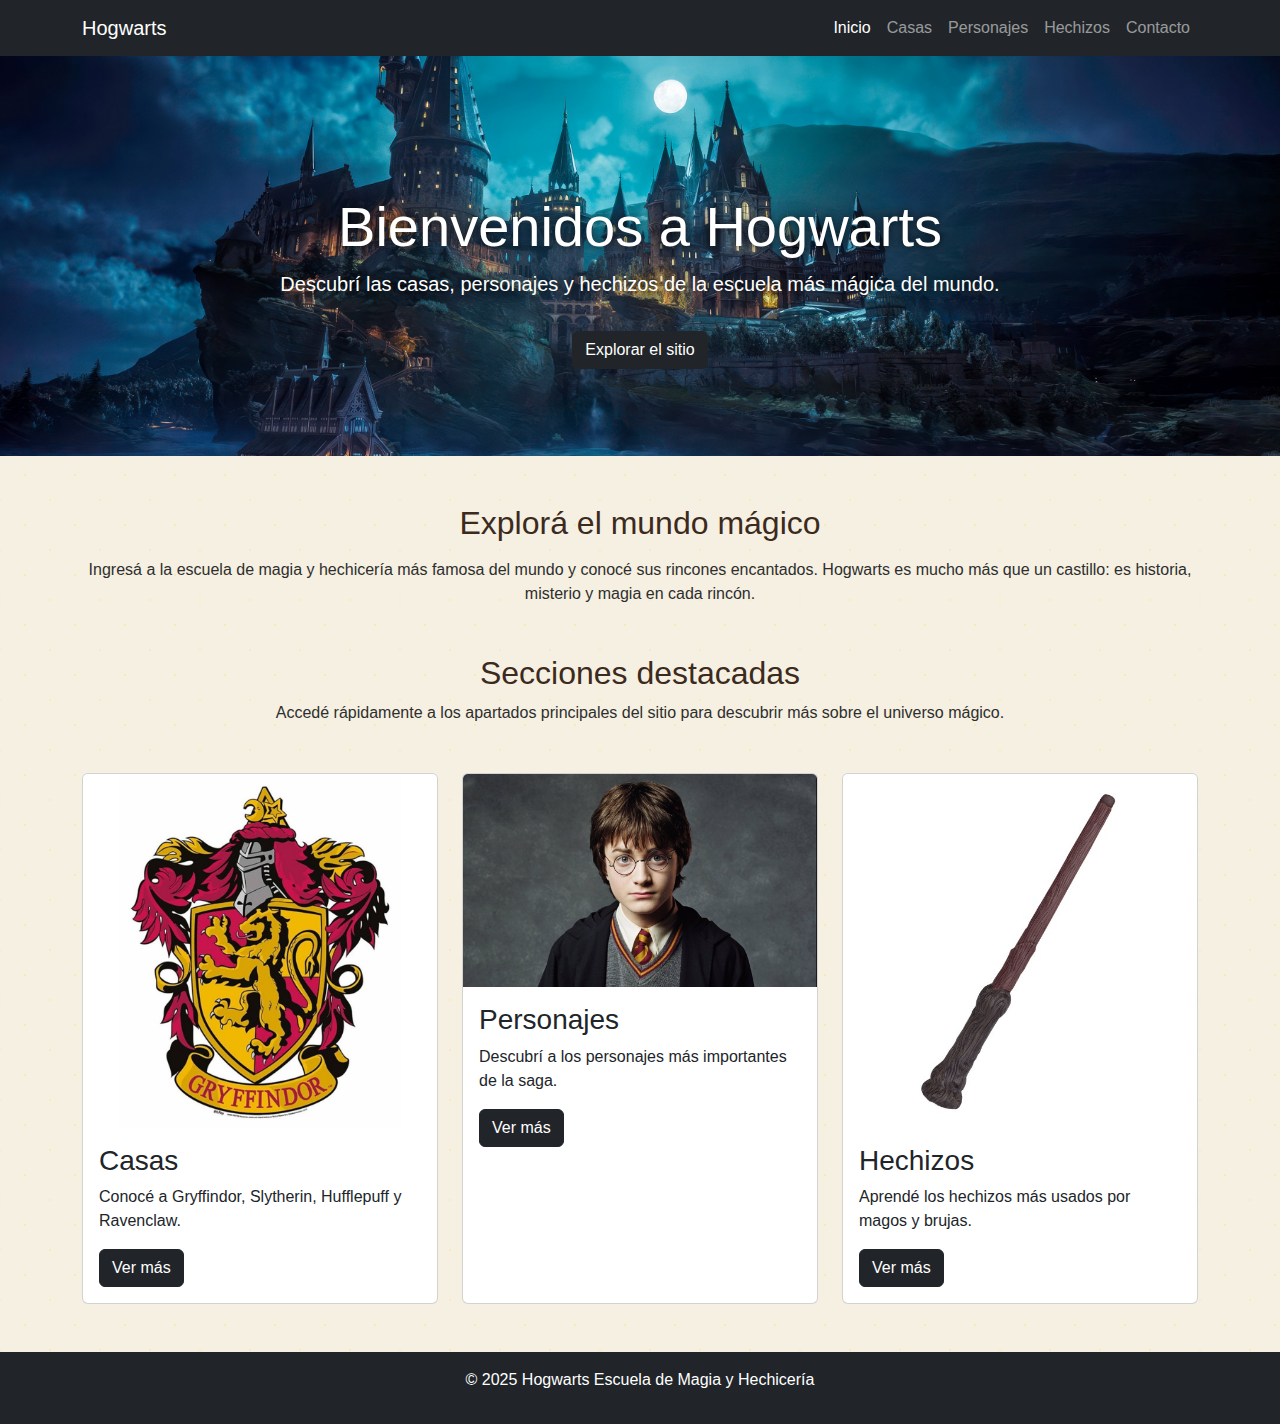
<file: index.html>
<!DOCTYPE html>
<html lang="es">
<head>
  <meta charset="UTF-8" />
  <meta name="viewport" content="width=device-width, initial-scale=1" />
  <title>Hogwarts Escuela de Magia y Hechicería</title>

  <!-- Bootstrap CSS -->
  <link href="https://cdn.jsdelivr.net/npm/bootstrap@5.3.0/dist/css/bootstrap.min.css" rel="stylesheet" />

  <!-- Google Fonts: Cinzel -->
  <link href="https://fonts.googleapis.com/css2?family=Cinzel:wght@400;700&display=swap" rel="stylesheet" />

  <!-- CSS personalizado -->
  <link rel="stylesheet" href="css/style.css" />
</head>
<body>

  <!-- NAVBAR -->
  <header>
    <nav class="navbar navbar-expand-lg navbar-dark bg-dark" role="navigation">
      <div class="container">
        <a class="navbar-brand" href="#">Hogwarts</a>
        <button class="navbar-toggler" type="button" data-bs-toggle="collapse" data-bs-target="#menuHogwarts" aria-controls="menuHogwarts" aria-expanded="false" aria-label="Toggle navigation">
          <span class="navbar-toggler-icon"></span>
        </button>

        <div class="collapse navbar-collapse" id="menuHogwarts">
          <ul class="navbar-nav ms-auto">
            <li class="nav-item"><a class="nav-link active" href="index.html">Inicio</a></li>
            <li class="nav-item"><a class="nav-link" href="pages/casas.html">Casas</a></li>
            <li class="nav-item"><a class="nav-link" href="pages/personajes.html">Personajes</a></li>
            <li class="nav-item"><a class="nav-link" href="pages/hechizos.html">Hechizos</a></li>
            <li class="nav-item"><a class="nav-link" href="pages/contacto.html">Contacto</a></li>
          </ul>
        </div>
      </div>
    </nav>
  </header>

  <!-- FONDO MÁGICO -->
  <div class="magic-stars"></div>

  <!-- HERO CON IMAGEN DE FONDO -->
  <section class="hero-hogwarts d-flex align-items-center text-white">
    <div class="container text-center py-5">
      <h1 class="display-4 hero-title">Bienvenidos a Hogwarts</h1>
      <p class="lead hero-subtitle">Descubrí las casas, personajes y hechizos de la escuela más mágica del mundo.</p>
      <a href="pages/casas.html" class="btn btn-dark btn-magic mt-3">Explorar el sitio</a>
    </div>
  </section>

  <!-- SECCIÓN DE PRESENTACIÓN -->
  <section class="container my-5 text-center">
    <h2 class="section-title mb-3">Explorá el mundo mágico</h2>
    <p class="section-text">Ingresá a la escuela de magia y hechicería más famosa del mundo y conocé sus rincones encantados. Hogwarts es mucho más que un castillo: es historia, misterio y magia en cada rincón.</p>
  </section>

  <!-- SECCIÓN DE CARDS DESTACADAS -->
  <main class="container my-5">
    <section class="text-center mb-5">
      <h2 class="section-title">Secciones destacadas</h2>
      <p class="section-text">Accedé rápidamente a los apartados principales del sitio para descubrir más sobre el universo mágico.</p>
    </section>

    <div class="row g-4">
      <article class="col-sm-6 col-lg-4 d-flex">
        <div class="card card-magia">
          <img src="img/gryffindor2.jpg" class="card-img-top" alt="Casa Gryffindor" />
          <div class="card-body mt-auto">
            <h3 class="card-title">Casas</h3>
            <p class="card-text">Conocé a Gryffindor, Slytherin, Hufflepuff y Ravenclaw.</p>
            <a href="pages/casas.html" class="btn btn-dark btn-magic">Ver más</a>
          </div>
        </div>
      </article>

      <article class="col-sm-6 col-lg-4 d-flex">
        <div class="card card-magia">
          <img src="img/harry2.jpg" class="card-img-top" alt="Harry Potter" />
          <div class="card-body mt-auto">
            <h3 class="card-title">Personajes</h3>
            <p class="card-text">Descubrí a los personajes más importantes de la saga.</p>
            <a href="pages/personajes.html" class="btn btn-dark btn-magic">Ver más</a>
          </div>
        </div>
      </article>

      <article class="col-sm-6 col-lg-4 d-flex">
        <div class="card card-magia">
          <img src="img/varita2.jpg" class="card-img-top" alt="Varita mágica" />
          <div class="card-body mt-auto">
            <h3 class="card-title">Hechizos</h3>
            <p class="card-text">Aprendé los hechizos más usados por magos y brujas.</p>
            <a href="pages/hechizos.html" class="btn btn-dark btn-magic">Ver más</a>
          </div>
        </div>
      </article>
    </div>
  </main>

  <!-- FOOTER -->
  <footer class="bg-dark text-white text-center py-3">
    <p>© 2025 Hogwarts Escuela de Magia y Hechicería</p>
  </footer>

  <!-- Bootstrap JS -->
  <script src="https://cdn.jsdelivr.net/npm/bootstrap@5.3.0/dist/js/bootstrap.bundle.min.js"></script>

</body>
</html>
</file>
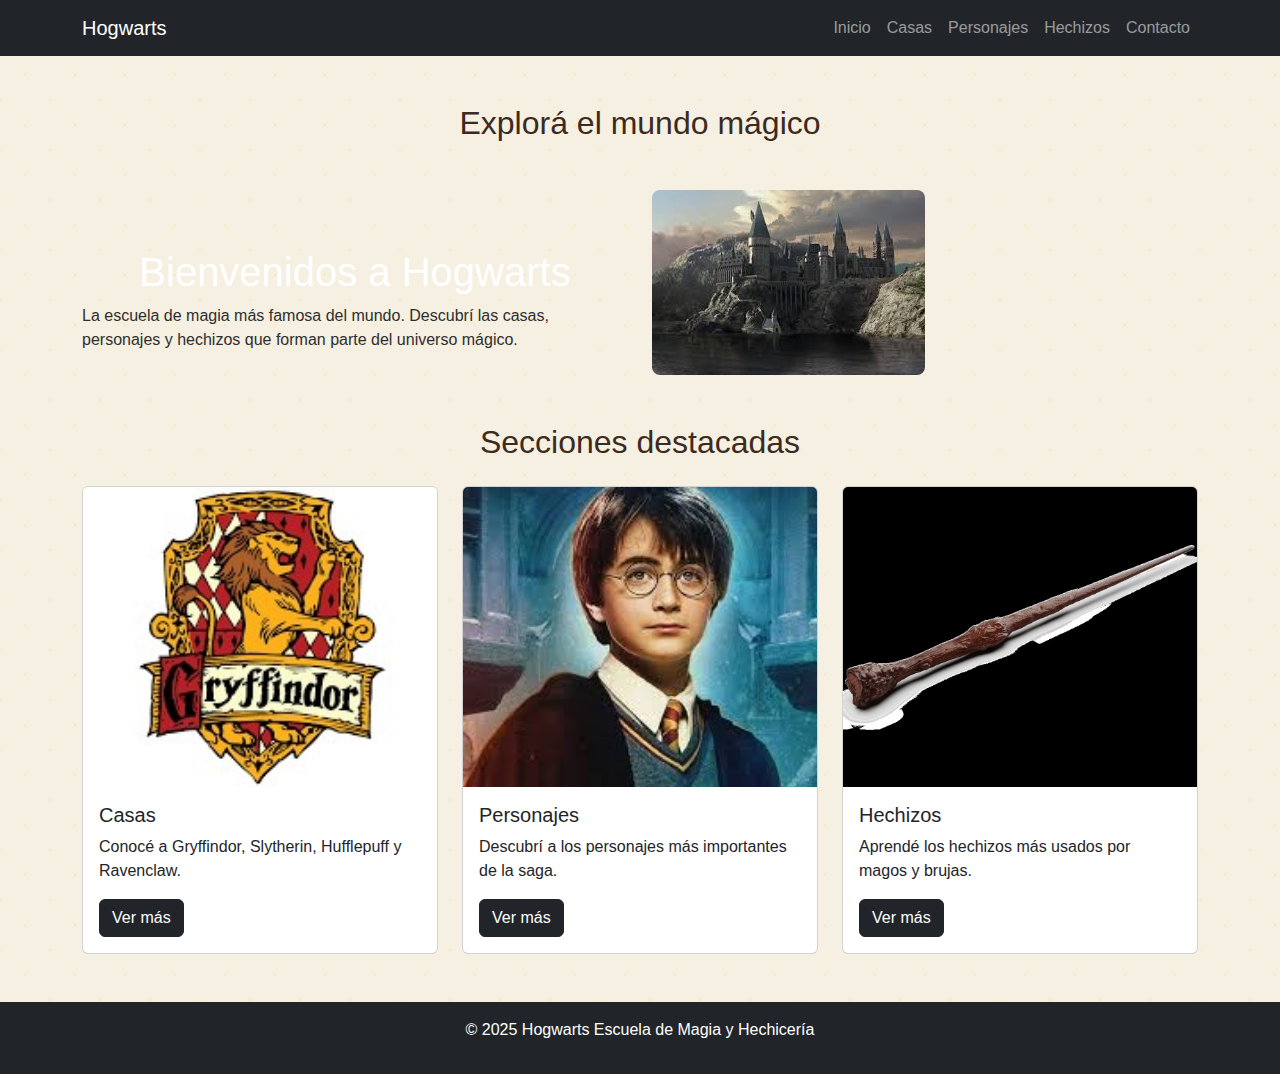
<file: Index.html>
<!DOCTYPE html>
<html lang="es">
<head>
  <meta charset="UTF-8" />
  <meta name="viewport" content="width=device-width, initial-scale=1.0" />
  <title>Hogwarts Escuela de Magia y Hechicería</title>

  <!-- Bootstrap CSS -->
  <link href="https://cdn.jsdelivr.net/npm/bootstrap@5.3.0/dist/css/bootstrap.min.css" rel="stylesheet" />
  <link rel="stylesheet" href="../css/style.css" />

  <!-- Google Fonts: Cinzel -->
  <link href="https://fonts.googleapis.com/css2?family=Cinzel:wght@400;700&display=swap" rel="stylesheet" />

  <!-- CSS personalizado -->
  <link rel="stylesheet" href="css/style.css" />
</head>
<body>

  <!-- NAVBAR -->
  <header>
    <nav class="navbar navbar-expand-lg navbar-dark bg-dark">
      <div class="container">
        <a class="navbar-brand" href="#">Hogwarts</a>
        <button class="navbar-toggler" type="button" data-bs-toggle="collapse" data-bs-target="#menuHogwarts">
          <span class="navbar-toggler-icon"></span>
        </button>

        <div class="collapse navbar-collapse" id="menuHogwarts">
          <ul class="navbar-nav ms-auto">
            <li class="nav-item"><a class="nav-link" href="index.html">Inicio</a></li>
            <li class="nav-item"><a class="nav-link" href="pages/casas.html">Casas</a></li>
            <li class="nav-item"><a class="nav-link" href="pages/personajes.html">Personajes</a></li>
            <li class="nav-item"><a class="nav-link" href="pages/hechizos.html">Hechizos</a></li>
            <li class="nav-item"><a class="nav-link" href="pages/contacto.html">Contacto</a></li>
          </ul>
        </div>
      </div>
    </nav>
  </header>

  <!-- Fondo estrellado mágico -->
  <div class="magic-stars"></div>

  <!-- TÍTULO INICIAL -->
  <section class="container my-5">
    <h2 class="text-center mb-4">Explorá el mundo mágico</h2>
  </section>

  <!-- HERO SECTION con Vanta -->
  <main class="container my-5 position-relative">
    <div id="vanta-bg" style="position:absolute; top:0; left:0; width:100%; height:400px; z-index:0;"></div>
    <section class="row align-items-center position-relative" style="z-index:1;">
      <div class="col-md-6">
        <h1>Bienvenidos a Hogwarts</h1>
        <p>La escuela de magia más famosa del mundo. Descubrí las casas, personajes y hechizos que forman parte del universo mágico.</p>
      </div>
      <div class="col-md-6">
        <img src="img/hogwarts.jpg" class="img-fluid" alt="Castillo de Hogwarts" style="border-radius:8px;">
      </div>
    </section>

    <!-- SECCIÓN DE CARDS -->
    <section class="my-5">
      <h2 class="text-center mb-4">Secciones destacadas</h2>
      <div class="row g-4">
        <div class="col-sm-6 col-lg-4 d-flex">
          <div class="card h-100 d-flex flex-column">
            <img src="img/gryffindor.jpg" class="card-img-top" alt="Casa Gryffindor" style="height: 300px; object-fit: cover;">
            <div class="card-body mt-auto">
              <h5 class="card-title">Casas</h5>
              <p class="card-text">Conocé a Gryffindor, Slytherin, Hufflepuff y Ravenclaw.</p>
              <a href="pages/casas.html" class="btn btn-dark">Ver más</a>
            </div>
          </div>
        </div>

        <div class="col-sm-6 col-lg-4 d-flex">
          <div class="card h-100 d-flex flex-column">
            <img src="img/harry.jpg" class="card-img-top" alt="Harry Potter" style="height: 300px; object-fit: cover;">
            <div class="card-body mt-auto">
              <h5 class="card-title">Personajes</h5>
              <p class="card-text">Descubrí a los personajes más importantes de la saga.</p>
              <a href="pages/personajes.html" class="btn btn-dark">Ver más</a>
            </div>
          </div>
        </div>

        <div class="col-sm-6 col-lg-4 d-flex">
          <div class="card h-100 d-flex flex-column">
            <img src="img/varita.jpg" class="card-img-top" alt="Varita mágica" style="height: 300px; object-fit: cover;">
            <div class="card-body mt-auto">
              <h5 class="card-title">Hechizos</h5>
              <p class="card-text">Aprendé los hechizos más usados por magos y brujas.</p>
              <a href="pages/hechizos.html" class="btn btn-dark">Ver más</a>
            </div>
          </div>
        </div>
      </div>
    </section>
  </main>

  <!-- FOOTER -->
  <footer class="bg-dark text-white text-center py-3">
    <p>© 2025 Hogwarts Escuela de Magia y Hechicería</p>
  </footer>

  <!-- Bootstrap JS -->
  <script src="https://cdn.jsdelivr.net/npm/bootstrap@5.3.0/dist/js/bootstrap.bundle.min.js"></script>

  <script>
    VANTA.WAVES({
      el: "#vanta-bg",
      mouseControls: true,
      touchControls: true,
      minHeight: 200.00,
      minWidth: 200.00,
      scale: 1.00,
      scaleMobile: 1.00,
      color: 0x1a1a1a,
      shininess: 50.00,
      waveHeight: 10.00,
      waveSpeed: 0.5,
      zoom: 0.8
    });
  </script>

</body>
</html>
</file>
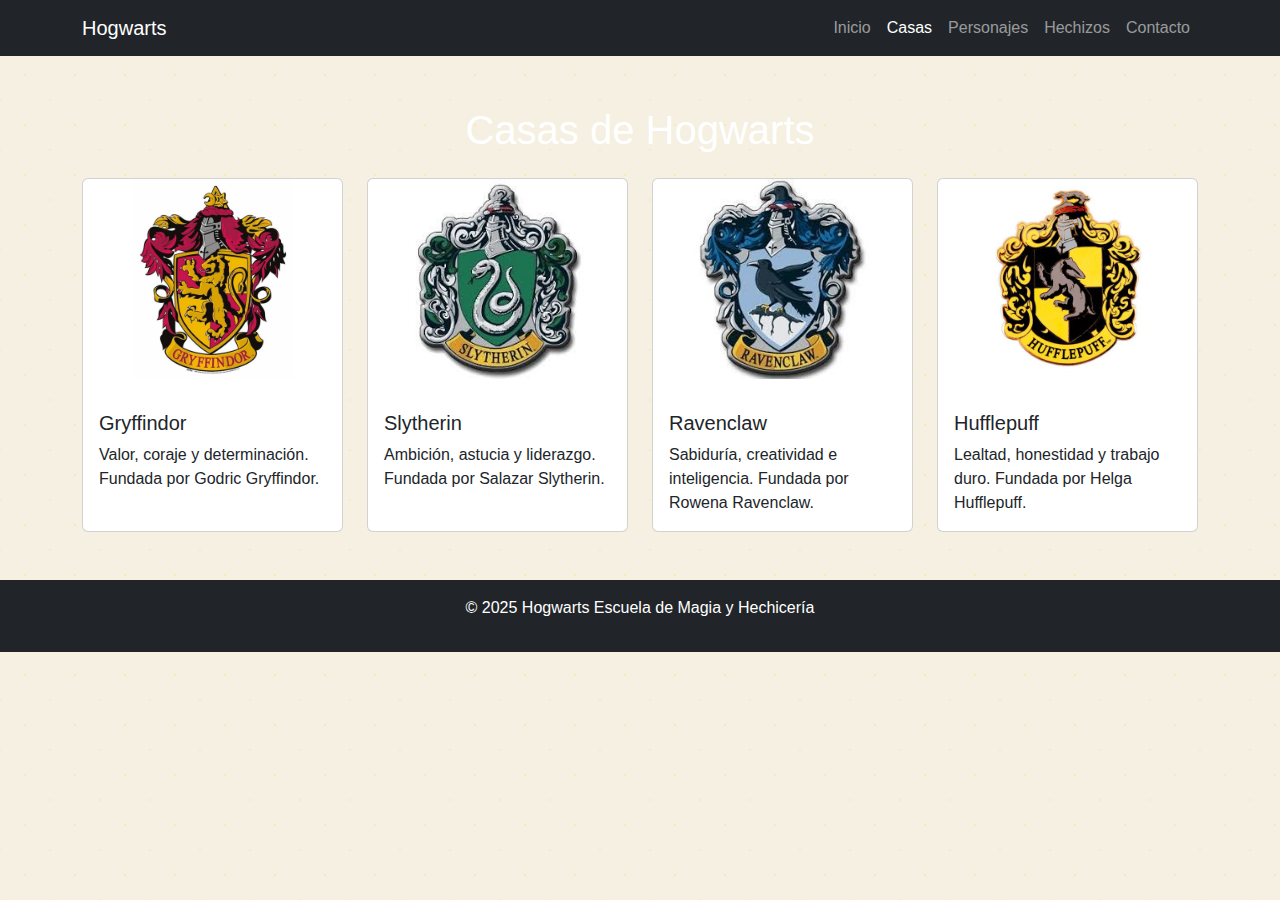
<file: pages/casas.html>
<!DOCTYPE html>
<html lang="es">
<head>
  <meta charset="UTF-8" />
  <meta name="viewport" content="width=device-width, initial-scale=1.0" />
  <title>Casas de Hogwarts</title>

  <!-- Google Fonts: Cinzel -->
  <link href="https://fonts.googleapis.com/css2?family=Cinzel:wght@400;700&display=swap" rel="stylesheet" />

  <!-- Bootstrap CSS -->
  <link href="https://cdn.jsdelivr.net/npm/bootstrap@5.3.0/dist/css/bootstrap.min.css" rel="stylesheet" />

  <!-- Tu CSS -->
  <link rel="stylesheet" href="../css/style.css" />
</head>
<body>

  <!-- NAVBAR -->
  <header>
    <nav class="navbar navbar-expand-lg navbar-dark bg-dark" role="navigation" aria-label="Menú principal">
      <div class="container">
        <a class="navbar-brand" href="../index.html">Hogwarts</a>
        <button class="navbar-toggler" type="button" data-bs-toggle="collapse" data-bs-target="#menuCasas" aria-controls="menuCasas" aria-expanded="false" aria-label="Mostrar menú de navegación">
          <span class="navbar-toggler-icon"></span>
        </button>

        <div class="collapse navbar-collapse" id="menuCasas">
          <ul class="navbar-nav ms-auto">
            <li class="nav-item"><a class="nav-link" href="../index.html">Inicio</a></li>
            <li class="nav-item"><a class="nav-link active" aria-current="page" href="casas.html">Casas</a></li>
            <li class="nav-item"><a class="nav-link" href="personajes.html">Personajes</a></li>
            <li class="nav-item"><a class="nav-link" href="hechizos.html">Hechizos</a></li>
            <li class="nav-item"><a class="nav-link" href="contacto.html">Contacto</a></li>
          </ul>
        </div>
      </div>
    </nav>
  </header>

  <!-- CONTENIDO DE CASAS -->
  <main class="container my-5">
    <h1 class="text-center mb-4">Casas de Hogwarts</h1>

    <div class="row g-4">
      <div class="col-md-6 col-lg-3">
        <div class="card h-100 casas__carta">
          <img src="../img/gryffindor2.jpg" class="card-img-top" alt="Escudo de Gryffindor">
          <div class="card-body">
            <h5 class="card-title">Gryffindor</h5>
            <p class="card-text">Valor, coraje y determinación. Fundada por Godric Gryffindor.</p>
          </div>
        </div>
      </div>

      <div class="col-md-6 col-lg-3">
        <div class="card h-100 casas__carta">
          <img src="../img/slytherin.jpg" class="card-img-top" alt="Escudo de Slytherin">
          <div class="card-body">
            <h5 class="card-title">Slytherin</h5>
            <p class="card-text">Ambición, astucia y liderazgo. Fundada por Salazar Slytherin.</p>
          </div>
        </div>
      </div>

      <div class="col-md-6 col-lg-3">
        <div class="card h-100 casas__carta">
          <img src="../img/ravenclaw.jpg" class="card-img-top" alt="Escudo de Ravenclaw">
          <div class="card-body">
            <h5 class="card-title">Ravenclaw</h5>
            <p class="card-text">Sabiduría, creatividad e inteligencia. Fundada por Rowena Ravenclaw.</p>
          </div>
        </div>
      </div>

      <div class="col-md-6 col-lg-3">
        <div class="card h-100 casas__carta">
          <img src="../img/hufflepuff2.jpg" class="card-img-top" alt="Escudo de Hufflepuff">
          <div class="card-body">
            <h5 class="card-title">Hufflepuff</h5>
            <p class="card-text">Lealtad, honestidad y trabajo duro. Fundada por Helga Hufflepuff.</p>
          </div>
        </div>
      </div>
    </div>
  </main>

  <!-- FOOTER -->
  <footer class="bg-dark text-white text-center py-3">
    <p>© 2025 Hogwarts Escuela de Magia y Hechicería</p>
  </footer>

  <!-- Bootstrap JS -->
  <script src="https://cdn.jsdelivr.net/npm/bootstrap@5.3.0/dist/js/bootstrap.bundle.min.js"></script>
</body>
</html>
</file>
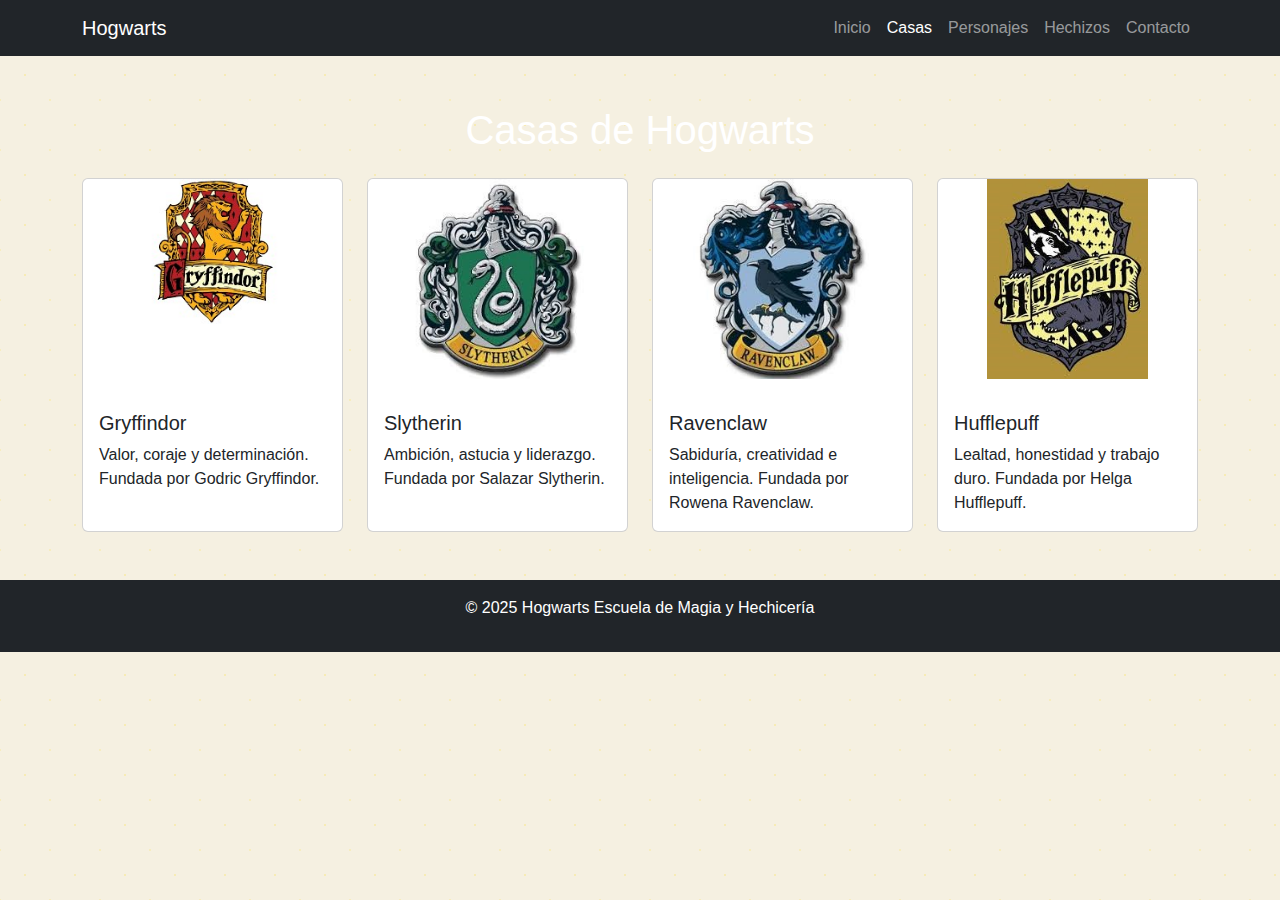
<file: Pages/casas.html>
<!DOCTYPE html>
<html lang="es">
<head>
  <meta charset="UTF-8" />
  <meta name="viewport" content="width=device-width, initial-scale=1.0" />
  <title>Casas de Hogwarts</title>

  
  <!-- Bootstrap CSS -->
  <link href="https://cdn.jsdelivr.net/npm/bootstrap@5.3.0/dist/css/bootstrap.min.css" rel="stylesheet" />
  <link rel="stylesheet" href="../css/style.css" />
</head>


  <!-- Google Fonts: Cinzel -->
<link href="https://fonts.googleapis.com/css2?family=Cinzel:wght@400;700&display=swap" rel="stylesheet" />


  <!-- Tu CSS -->
  <link rel="stylesheet" href="../css/style.css" />
</head>
<body>

  <!-- NAVBAR -->
  <header>
    <nav class="navbar navbar-expand-lg navbar-dark bg-dark" role="navigation" aria-label="Menú principal">
      <div class="container">
        <a class="navbar-brand" href="../index.html">Hogwarts</a>
        <button class="navbar-toggler" type="button" data-bs-toggle="collapse" data-bs-target="#menuCasas" aria-controls="menuCasas" aria-expanded="false" aria-label="Mostrar menú de navegación">
          <span class="navbar-toggler-icon"></span>
        </button>

        <div class="collapse navbar-collapse" id="menuCasas">
          <ul class="navbar-nav ms-auto">
            <li class="nav-item"><a class="nav-link" href="../index.html">Inicio</a></li>
            <li class="nav-item"><a class="nav-link active" aria-current="page" href="casas.html">Casas</a></li>
            <li class="nav-item"><a class="nav-link" href="personajes.html">Personajes</a></li>
            <li class="nav-item"><a class="nav-link" href="hechizos.html">Hechizos</a></li>
            <li class="nav-item"><a class="nav-link" href="contacto.html">Contacto</a></li>
          </ul>
        </div>
      </div>
    </nav>
  </header>

  <!-- CONTENIDO DE CASAS -->
  <main class="container my-5">
    <h1 class="text-center mb-4">Casas de Hogwarts</h1>

    <div class="row g-4">
      <div class="col-md-6 col-lg-3">
        <div class="card h-100 casas__carta">
          <img src="../img/gryffindor.jpg" class="card-img-top" alt="Escudo de Gryffindor">
          <div class="card-body">
            <h5 class="card-title">Gryffindor</h5>
            <p class="card-text">Valor, coraje y determinación. Fundada por Godric Gryffindor.</p>
          </div>
        </div>
      </div>

      <div class="col-md-6 col-lg-3">
        <div class="card h-100 casas__carta">
          <img src="../img/slytherin.jpg" class="card-img-top" alt="Escudo de Slytherin">
          <div class="card-body">
            <h5 class="card-title">Slytherin</h5>
            <p class="card-text">Ambición, astucia y liderazgo. Fundada por Salazar Slytherin.</p>
          </div>
        </div>
      </div>

      <div class="col-md-6 col-lg-3">
        <div class="card h-100 casas__carta">
          <img src="../img/ravenclaw.jpg" class="card-img-top" alt="Escudo de Ravenclaw">
          <div class="card-body">
            <h5 class="card-title">Ravenclaw</h5>
            <p class="card-text">Sabiduría, creatividad e inteligencia. Fundada por Rowena Ravenclaw.</p>
          </div>
        </div>
      </div>

      <div class="col-md-6 col-lg-3">
        <div class="card h-100 casas__carta">
          <img src="../img/hufflepuff.jpg" class="card-img-top" alt="Escudo de Hufflepuff">
          <div class="card-body">
            <h5 class="card-title">Hufflepuff</h5>
            <p class="card-text">Lealtad, honestidad y trabajo duro. Fundada por Helga Hufflepuff.</p>
          </div>
        </div>
      </div>
    </div>
  </main>

  <!-- FOOTER -->
  <footer class="bg-dark text-white text-center py-3">
    <p>© 2025 Hogwarts Escuela de Magia y Hechicería</p>
  </footer>

  <!-- Bootstrap JS -->
  <script src="https://cdn.jsdelivr.net/npm/bootstrap@5.3.0/dist/js/bootstrap.bundle.min.js"></script>
</body>
</html>
</file>
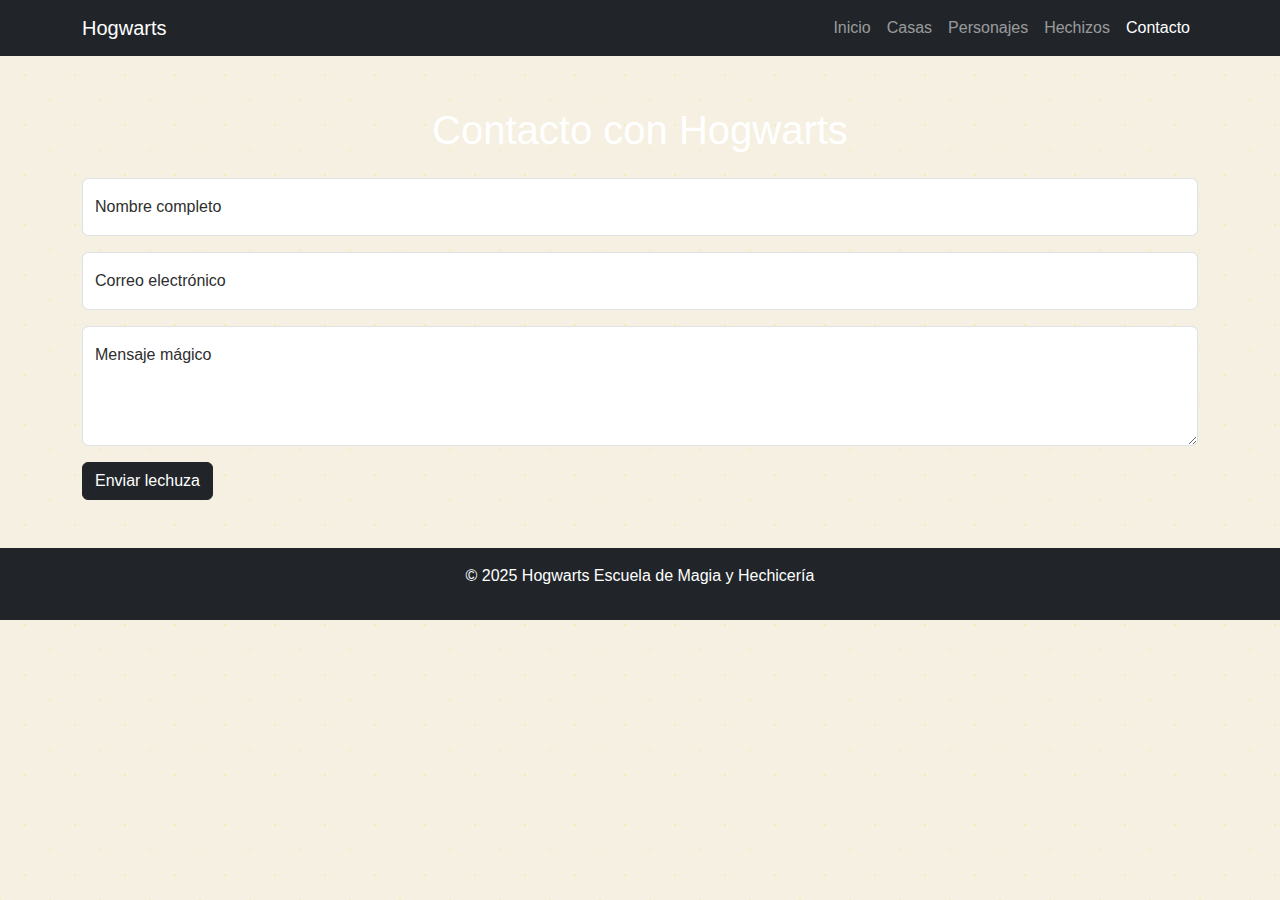
<file: Pages/contacto.html>
<!DOCTYPE html>
<html lang="es">
<head>
  <meta charset="UTF-8" />
  <meta name="viewport" content="width=device-width, initial-scale=1.0" />
  <title>Contacto</title>

  
  <!-- Bootstrap CSS -->
  <link href="https://cdn.jsdelivr.net/npm/bootstrap@5.3.0/dist/css/bootstrap.min.css" rel="stylesheet" />
  <link rel="stylesheet" href="../css/style.css" />
</head>


<!-- Google Fonts: Cinzel -->
<link href="https://fonts.googleapis.com/css2?family=Cinzel:wght@400;700&display=swap" rel="stylesheet" />

</head>
<body>

  <!-- NAVBAR -->
  <header>
    <nav class="navbar navbar-expand-lg navbar-dark bg-dark">
      <div class="container">
        <a class="navbar-brand" href="../index.html">Hogwarts</a>
        <button class="navbar-toggler" type="button" data-bs-toggle="collapse" data-bs-target="#menuContacto" aria-controls="menuContacto" aria-expanded="false" aria-label="Toggle navigation">
          <span class="navbar-toggler-icon"></span>
        </button>

        <div class="collapse navbar-collapse" id="menuContacto">
          <ul class="navbar-nav ms-auto">
            <li class="nav-item"><a class="nav-link" href="../index.html">Inicio</a></li>
            <li class="nav-item"><a class="nav-link" href="casas.html">Casas</a></li>
            <li class="nav-item"><a class="nav-link" href="personajes.html">Personajes</a></li>
            <li class="nav-item"><a class="nav-link" href="hechizos.html">Hechizos</a></li>
            <li class="nav-item"><a class="nav-link active" href="contacto.html">Contacto</a></li>
          </ul>
        </div>
      </div>
    </nav>
  </header>

  <!-- FORMULARIO DE CONTACTO -->
  <main class="container my-5">
    <h1 class="text-center mb-4">Contacto con Hogwarts</h1>

    <form>
      <div class="form-floating mb-3">
        <input type="text" class="form-control" id="nombre" placeholder="Tu nombre completo" required>
        <label for="nombre">Nombre completo</label>
      </div>
      <div class="form-floating mb-3">
        <input type="email" class="form-control" id="correo" placeholder="nombre@ejemplo.com" required>
        <label for="correo">Correo electrónico</label>
      </div>
      <div class="form-floating mb-3">
        <textarea class="form-control" placeholder="Escribe tu mensaje aquí" id="mensaje" style="height: 120px" required></textarea>
        <label for="mensaje">Mensaje mágico</label>
      </div>
      <button type="submit" class="btn btn-dark">Enviar lechuza</button>
    </form>
  </main>

  <footer class="bg-dark text-white text-center py-3">
    <p>© 2025 Hogwarts Escuela de Magia y Hechicería</p>
  </footer>

  <script src="https://cdn.jsdelivr.net/npm/bootstrap@5.3.0/dist/js/bootstrap.bundle.min.js"></script>
</body>
</html>
</file>
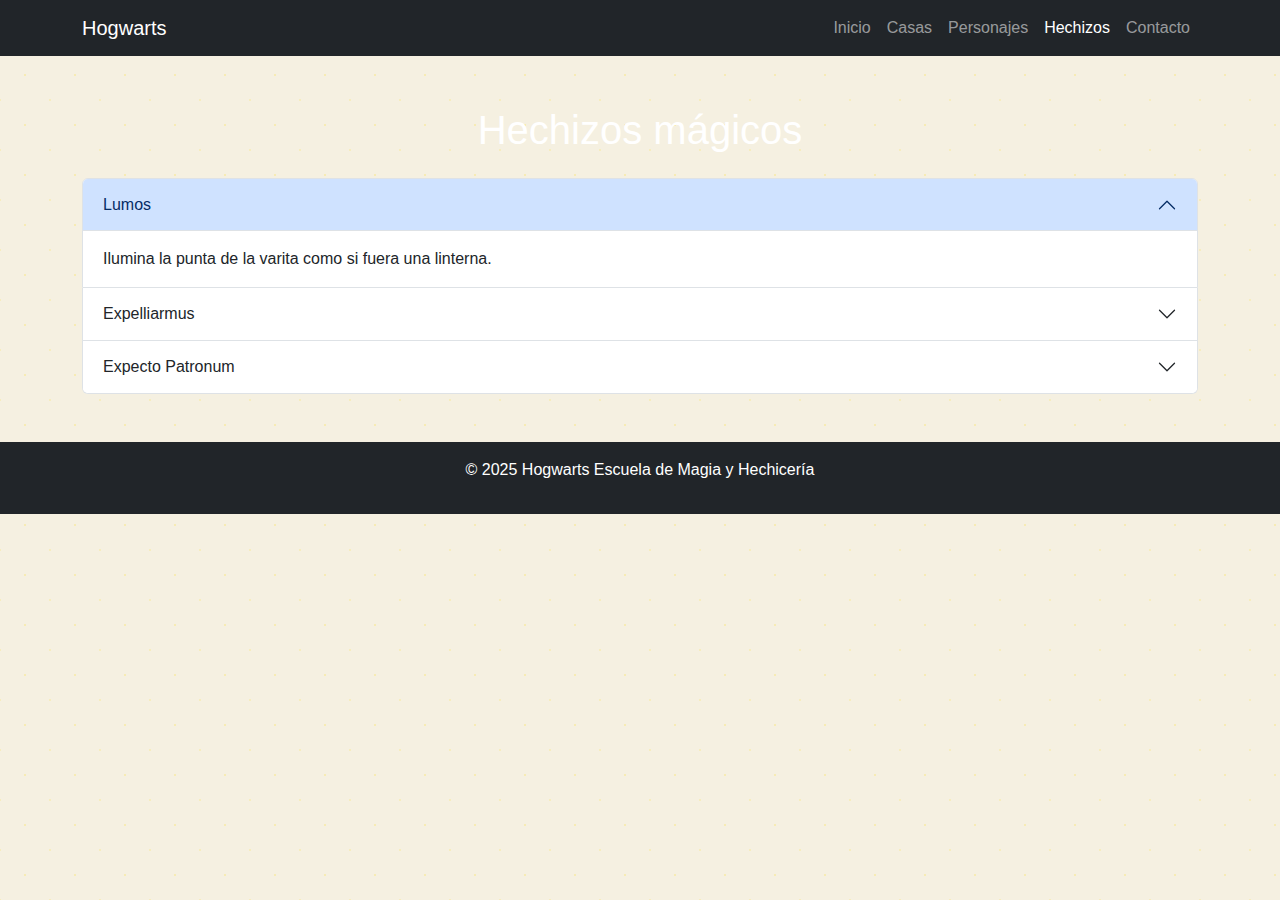
<file: Pages/hechizos.html>
<!DOCTYPE html>
<html lang="es">
<head>
  <meta charset="UTF-8" />
  <meta name="viewport" content="width=device-width, initial-scale=1.0" />
  <title>Hechizos magicos</title>

  

  <!-- Bootstrap CSS -->
  <link href="https://cdn.jsdelivr.net/npm/bootstrap@5.3.0/dist/css/bootstrap.min.css" rel="stylesheet" />
  <link rel="stylesheet" href="../css/style.css" />
</head>


<!-- Google Fonts: Cinzel -->
<link href="https://fonts.googleapis.com/css2?family=Cinzel:wght@400;700&display=swap" rel="stylesheet" />

</head>
<body>

  <!-- NAVBAR -->
  <header>
    <nav class="navbar navbar-expand-lg navbar-dark bg-dark">
      <div class="container">
        <a class="navbar-brand" href="../index.html">Hogwarts</a>
        <button class="navbar-toggler" type="button" data-bs-toggle="collapse" data-bs-target="#menuHechizos" aria-controls="menuHechizos" aria-expanded="false" aria-label="Alternar navegación">
          <span class="navbar-toggler-icon"></span>
        </button>

        <div class="collapse navbar-collapse" id="menuHechizos">
          <ul class="navbar-nav ms-auto">
            <li class="nav-item"><a class="nav-link" href="../index.html">Inicio</a></li>
            <li class="nav-item"><a class="nav-link" href="casas.html">Casas</a></li>
            <li class="nav-item"><a class="nav-link" href="personajes.html">Personajes</a></li>
            <li class="nav-item"><a class="nav-link active" href="hechizos.html" aria-current="page">Hechizos</a></li>
            <li class="nav-item"><a class="nav-link" href="contacto.html">Contacto</a></li>
          </ul>
        </div>
      </div>
    </nav>
  </header>

  <!-- CONTENIDO -->
  <main class="container my-5">
    <h1 class="text-center mb-4">Hechizos mágicos</h1>

    <!-- Acordeón Bootstrap -->
    <div class="accordion" id="hechizosAccordion">
      <div class="accordion-item">
        <h2 class="accordion-header" id="headingOne">
          <button class="accordion-button" type="button" data-bs-toggle="collapse" data-bs-target="#collapseOne">
            Lumos
          </button>
        </h2>
        <div id="collapseOne" class="accordion-collapse collapse show">
          <div class="accordion-body">
            Ilumina la punta de la varita como si fuera una linterna.
          </div>
        </div>
      </div>

      <div class="accordion-item">
        <h2 class="accordion-header" id="headingTwo">
          <button class="accordion-button collapsed" type="button" data-bs-toggle="collapse" data-bs-target="#collapseTwo">
            Expelliarmus
          </button>
        </h2>
        <div id="collapseTwo" class="accordion-collapse collapse">
          <div class="accordion-body">
            Hechizo desarmador, útil en duelos.
          </div>
        </div>
      </div>

      <div class="accordion-item">
        <h2 class="accordion-header" id="headingThree">
          <button class="accordion-button collapsed" type="button" data-bs-toggle="collapse" data-bs-target="#collapseThree">
            Expecto Patronum
          </button>
        </h2>
        <div id="collapseThree" class="accordion-collapse collapse">
          <div class="accordion-body">
            Invoca un Patronus para ahuyentar Dementores.
          </div>
        </div>
      </div>
    </div>
  </main>

  <footer class="bg-dark text-white text-center py-3">
    <p>© 2025 Hogwarts Escuela de Magia y Hechicería</p>
  </footer>

  <script src="https://cdn.jsdelivr.net/npm/bootstrap@5.3.0/dist/js/bootstrap.bundle.min.js"></script>
</body>
</html>
</file>
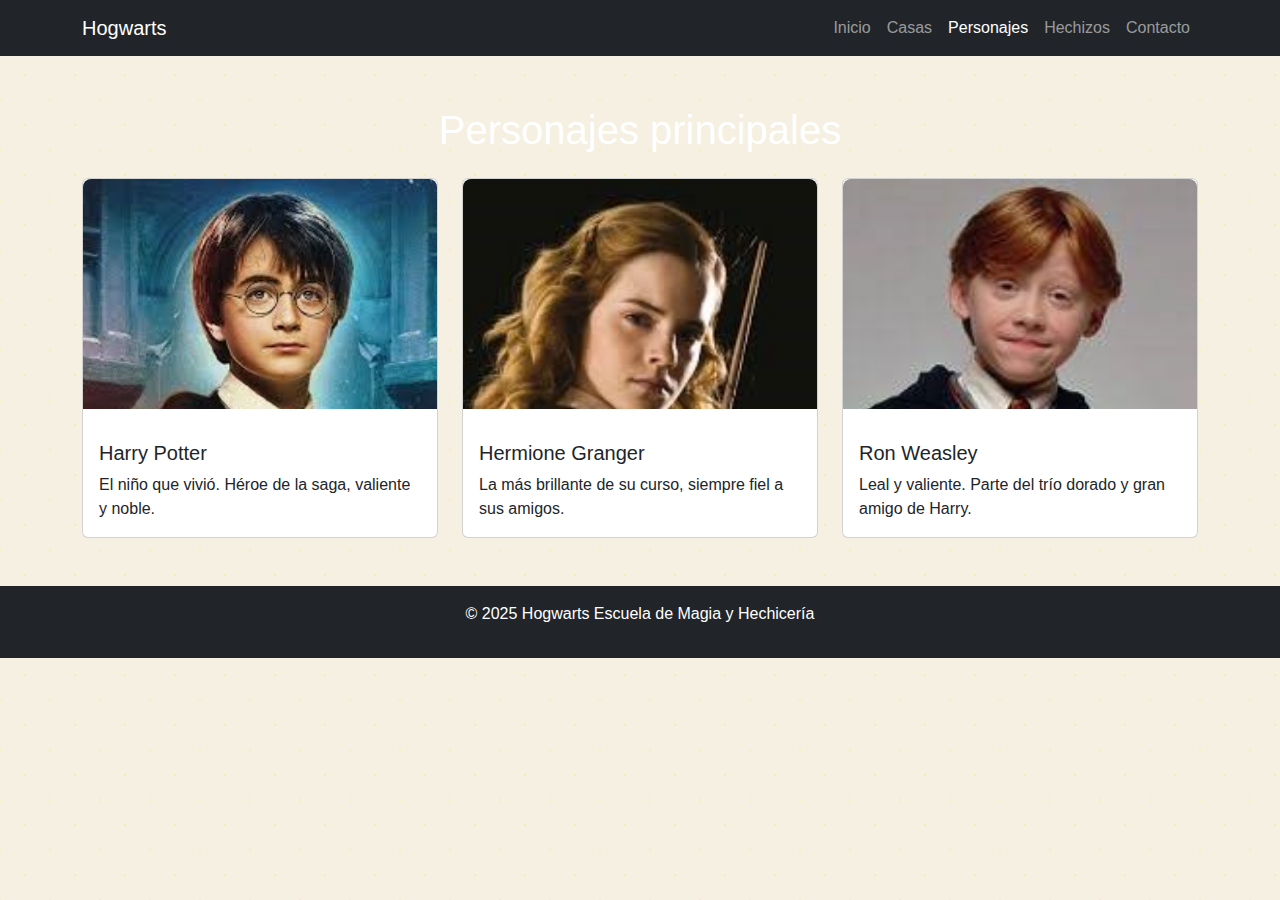
<file: Pages/personajes.html>
<!DOCTYPE html>
<html lang="es">
<head>
  <meta charset="UTF-8" />
  <meta name="viewport" content="width=device-width, initial-scale=1.0" />
  <title>Personajes de Harry Potter</title>

  

  <!-- Bootstrap CSS -->
  <link href="https://cdn.jsdelivr.net/npm/bootstrap@5.3.0/dist/css/bootstrap.min.css" rel="stylesheet" />
  <link rel="stylesheet" href="../css/style.css" />
</head>

<!-- Google Fonts: Cinzel -->
<link href="https://fonts.googleapis.com/css2?family=Cinzel:wght@400;700&display=swap" rel="stylesheet" />

</head>
<body>

  <!-- NAVBAR -->
  <header>
    <nav class="navbar navbar-expand-lg navbar-dark bg-dark">
      <div class="container">
        <a class="navbar-brand" href="../index.html">Hogwarts</a>
        <button class="navbar-toggler" type="button" data-bs-toggle="collapse" data-bs-target="#menuPersonajes" aria-controls="menuPersonajes" aria-expanded="false" aria-label="Alternar navegación">
          <span class="navbar-toggler-icon"></span>
        </button>

        <div class="collapse navbar-collapse" id="menuPersonajes">
          <ul class="navbar-nav ms-auto">
            <li class="nav-item"><a class="nav-link" href="../index.html">Inicio</a></li>
            <li class="nav-item"><a class="nav-link" href="casas.html">Casas</a></li>
            <li class="nav-item"><a class="nav-link active" href="personajes.html" aria-current="page">Personajes</a></li>
            <li class="nav-item"><a class="nav-link" href="hechizos.html">Hechizos</a></li>
            <li class="nav-item"><a class="nav-link" href="contacto.html">Contacto</a></li>
          </ul>
        </div>
      </div>
    </nav>
  </header>

  <!-- CONTENIDO -->
  <main class="container my-5">
    <h1 class="text-center mb-4">Personajes principales</h1>

    <div class="row g-4">
      <div class="col-md-4">
        <div class="card h-100 personajes__carta">
          <img src="../img/harry.jpg" class="card-img-top" alt="Harry Potter">
          <div class="card-body">
            <h5 class="card-title">Harry Potter</h5>
            <p class="card-text">El niño que vivió. Héroe de la saga, valiente y noble.</p>
          </div>
        </div>
      </div>

      <div class="col-md-4">
        <div class="card h-100 personajes__carta">
          <img src="../img/hermione.jpg" class="card-img-top" alt="Hermione Granger">
          <div class="card-body">
            <h5 class="card-title">Hermione Granger</h5>
            <p class="card-text">La más brillante de su curso, siempre fiel a sus amigos.</p>
          </div>
        </div>
      </div>

      <div class="col-md-4">
        <div class="card h-100 personajes__carta">
          <img src="../img/ron.jpg" class="card-img-top" alt="Ron Weasley">
          <div class="card-body">
            <h5 class="card-title">Ron Weasley</h5>
            <p class="card-text">Leal y valiente. Parte del trío dorado y gran amigo de Harry.</p>
          </div>
        </div>
      </div>
    </div>
  </main>

  <footer class="bg-dark text-white text-center py-3">
    <p>© 2025 Hogwarts Escuela de Magia y Hechicería</p>
  </footer>

  <script src="https://cdn.jsdelivr.net/npm/bootstrap@5.3.0/dist/js/bootstrap.bundle.min.js"></script>
</body>
</html>
</file>
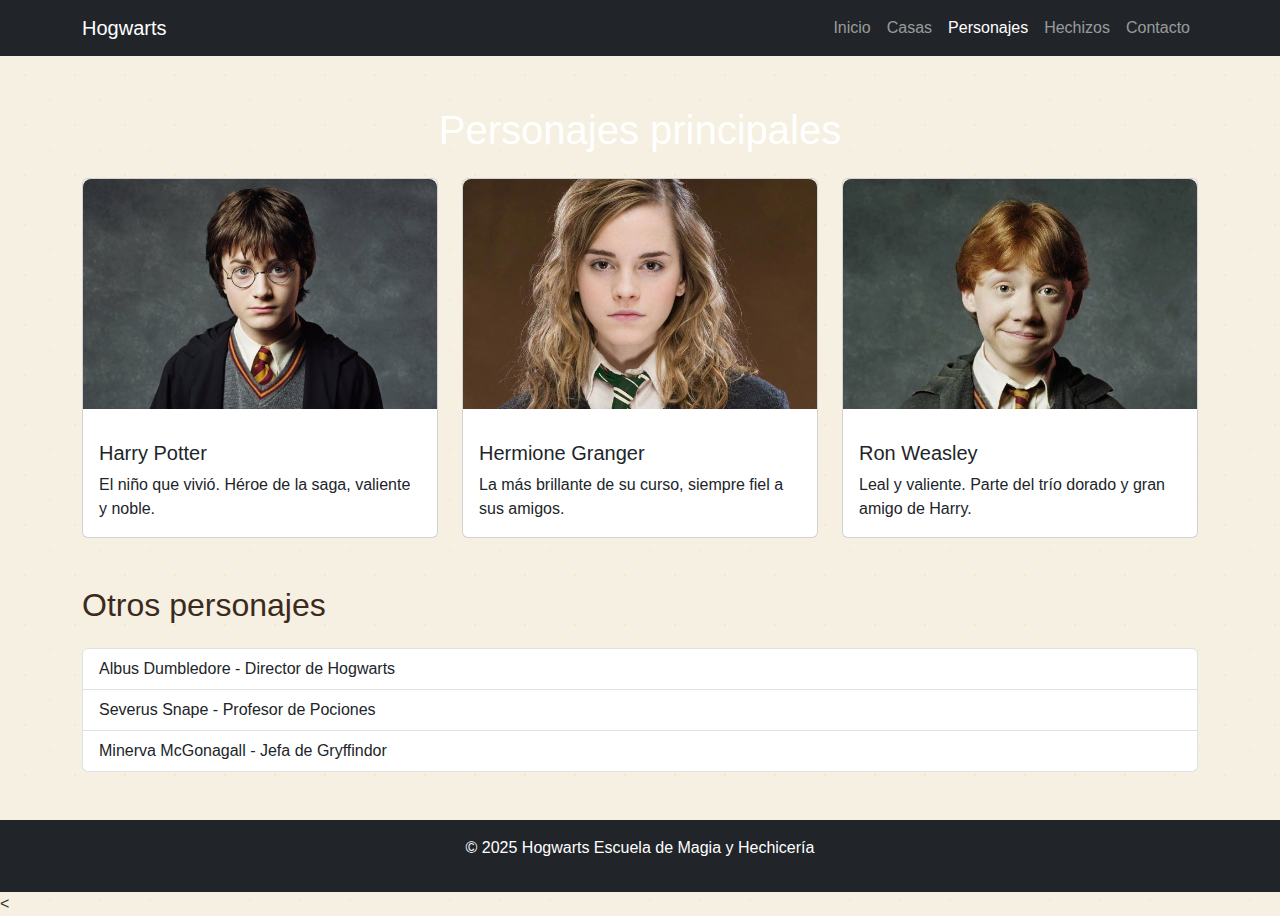
<file: pages/personajes.html>
<!DOCTYPE html>
<html lang="es">
<head>
  <meta charset="UTF-8" />
  <meta name="viewport" content="width=device-width, initial-scale=1.0" />
  <title>Personajes de Harry Potter</title>

  

  <!-- Bootstrap CSS -->
  <link href="https://cdn.jsdelivr.net/npm/bootstrap@5.3.0/dist/css/bootstrap.min.css" rel="stylesheet" />
  <link rel="stylesheet" href="../css/style.css" />
</head>

<!-- Google Fonts: Cinzel -->
<link href="https://fonts.googleapis.com/css2?family=Cinzel:wght@400;700&display=swap" rel="stylesheet" />

</head>
<body>

  <!-- NAVBAR -->
  <header>
    <nav class="navbar navbar-expand-lg navbar-dark bg-dark">
      <div class="container">
        <a class="navbar-brand" href="../index.html">Hogwarts</a>
        <button class="navbar-toggler" type="button" data-bs-toggle="collapse" data-bs-target="#menuPersonajes" aria-controls="menuPersonajes" aria-expanded="false" aria-label="Alternar navegación">
          <span class="navbar-toggler-icon"></span>
        </button>

        <div class="collapse navbar-collapse" id="menuPersonajes">
          <ul class="navbar-nav ms-auto">
            <li class="nav-item"><a class="nav-link" href="../index.html">Inicio</a></li>
            <li class="nav-item"><a class="nav-link" href="casas.html">Casas</a></li>
            <li class="nav-item"><a class="nav-link active" href="personajes.html" aria-current="page">Personajes</a></li>
            <li class="nav-item"><a class="nav-link" href="hechizos.html">Hechizos</a></li>
            <li class="nav-item"><a class="nav-link" href="contacto.html">Contacto</a></li>
          </ul>
        </div>
      </div>
    </nav>
  </header>

  <!-- CONTENIDO -->
  <main class="container my-5">
    <h1 class="text-center mb-4">Personajes principales</h1>

    <div class="row g-4">
      <div class="col-md-4">
        <div class="card h-100 personajes__carta">
          <img src="../img/harry2.jpg" class="card-img-top" alt="Harry Potter">
          <div class="card-body">
            <h5 class="card-title">Harry Potter</h5>
            <p class="card-text">El niño que vivió. Héroe de la saga, valiente y noble.</p>
          </div>
        </div>
      </div>

      <div class="col-md-4">
        <div class="card h-100 personajes__carta">
          <img src="../img/hermione2.jpg" class="card-img-top" alt="Hermione Granger">
          <div class="card-body">
            <h5 class="card-title">Hermione Granger</h5>
            <p class="card-text">La más brillante de su curso, siempre fiel a sus amigos.</p>
          </div>
        </div>
      </div>

      <div class="col-md-4">
        <div class="card h-100 personajes__carta">
          <img src="../img/ron2.jpg" class="card-img-top" alt="Ron Weasley">
          <div class="card-body">
            <h5 class="card-title">Ron Weasley</h5>
            <p class="card-text">Leal y valiente. Parte del trío dorado y gran amigo de Harry.</p>
          </div>
        </div>
      </div>
    </div>
  </main>

<section class="container my-5">
  <h2 class="mb-4">Otros personajes</h2>
  <ul class="list-group">
    <li class="list-group-item">Albus Dumbledore - Director de Hogwarts</li>
    <li class="list-group-item">Severus Snape - Profesor de Pociones</li>
    <li class="list-group-item">Minerva McGonagall - Jefa de Gryffindor</li>
  </ul>
</section>

  <footer class="bg-dark text-white text-center py-3">
    <p>© 2025 Hogwarts Escuela de Magia y Hechicería</p>
  </footer>

  <script src="https://cdn.jsdelivr.net/npm/bootstrap@5.3.0/dist/js/bootstrap.bundle.min.js"></script>
</body>
</html>
<
</file>
<file: css/style.css>
@charset "UTF-8";
body {
  font-family: "Cinzel", Georgia, serif;
  background-color: #f5f0e1;
  color: #2e2e2e;
  margin: 0;
  padding: 0;
  position: relative;
  overflow-x: hidden;
  background-image: radial-gradient(circle, rgba(255, 215, 0, 0.2) 1px, transparent 1px), radial-gradient(circle, rgba(255, 215, 0, 0.15) 1px, transparent 1px);
  background-position: 0 0, 25px 25px;
  background-size: 50px 50px;
  animation: sparkle 10s linear infinite;
}

@keyframes sparkle {
  0% {
    background-position: 0 0, 25px 25px;
  }
  50% {
    background-position: 25px 25px, 0 0;
  }
  100% {
    background-position: 0 0, 25px 25px;
  }
}
h1, h2, h3, h4 {
  color: #3c2a1e;
}

.hero-hogwarts {
  background-image: url("../img/hogwarts-hero.jpg");
  background-size: cover;
  background-position: center;
  height: 400px;
  position: relative;
  z-index: 1;
}
.hero-hogwarts h1, .hero-hogwarts p {
  color: #ffffff;
  text-shadow: 0 0 10px rgba(0, 0, 0, 0.8);
}

.main-container {
  display: grid;
  grid-template-columns: 1fr minmax(auto, 1200px) 1fr;
  grid-gap: 1rem;
}

.content {
  grid-column: 2/3;
}

/* -------------------------- */
/* COMPONENTES: TARJETAS */
/* -------------------------- */
.card-base {
  border: 1px solid #d0c4a5;
  border-radius: 12px;
  padding: 20px;
  background-color: white;
  box-shadow: 0 2px 5px rgba(0, 0, 0, 0.1);
  transition: transform 0.3s ease;
  display: flex;
  flex-direction: column;
  justify-content: space-between;
  height: 100%;
}
.card-base:hover {
  transform: scale(1.05);
}

/* Ajuste imágenes para casas: mostrar imagen completa, enfocada arriba */
.casas__carta,
.personajes__carta {
  display: flex;
  flex-direction: column;
  justify-content: space-between;
  height: 100%;
}

.casas__carta img {
  height: 200px;
  object-fit: contain;
  object-position: top center;
  border-radius: 8px 8px 0 0;
  width: 100%;
  display: block;
  margin-top: 0;
  margin-bottom: 1rem;
}

/* Ajuste imágenes para personajes */
.personajes__carta img {
  height: 230px; /* Aumenté altura */
  object-fit: cover;
  object-position: center top; /* Muestra la parte superior de la imagen */
  border-radius: 8px 8px 0 0;
  width: 100%;
  display: block;
  margin-top: 0;
  margin-bottom: 1rem;
}

/* Ajustes individuales */
.hermione-img {
  object-position: top center;
}

.ron-img {
  object-position: top center;
}

/* -------------------------- */
/* COMPONENTES: BORDES POR CASA */
/* -------------------------- */
.card-gryffindor {
  border: 1px solid #d0c4a5;
  border-radius: 12px;
  padding: 20px;
  background-color: white;
  box-shadow: 0 2px 5px rgba(0, 0, 0, 0.1);
  transition: transform 0.3s ease;
  display: flex;
  flex-direction: column;
  justify-content: space-between;
  height: 100%;
  border-color: #ae0001;
}
.card-gryffindor:hover {
  transform: scale(1.05);
}

.card-hufflepuff {
  border: 1px solid #d0c4a5;
  border-radius: 12px;
  padding: 20px;
  background-color: white;
  box-shadow: 0 2px 5px rgba(0, 0, 0, 0.1);
  transition: transform 0.3s ease;
  display: flex;
  flex-direction: column;
  justify-content: space-between;
  height: 100%;
  border-color: #f0c75e;
}
.card-hufflepuff:hover {
  transform: scale(1.05);
}

/* -------------------------- */
/* COMPONENTES: BOTONES */
/* -------------------------- */
.btn-magico {
  background-color: #3c2a1e;
  border: 2px solid #ffd700;
  color: #ffd700;
  transition: all 0.3s ease;
  box-shadow: 0 0 10px #ffd700;
  padding: 0.6rem 1.5rem;
  font-size: 1.1rem;
  border-radius: 0.375rem;
  cursor: pointer;
  display: block;
  margin: 1.5rem auto 0;
}
.btn-magico:hover {
  background-color: #ffd700;
  color: #3c2a1e;
  transform: scale(1.1);
  box-shadow: 0 0 20px #ffd700, 0 0 40px #fff700;
}
.btn-magico:active {
  background-color: #b38f00;
  color: #fff;
}

/* Ajustes personalizados para Hermione y Ron */
.hermione-img {
  object-position: top !important;
}

.ron-img {
  object-position: 0 -20px !important;
}

@media (max-width: 768px) {
  .main-container {
    grid-template-columns: 1fr;
  }
}
body {
  background-color: #f5f0e1;
  font-family: Arial, sans-serif;
}

h1 {
  color: white;
  text-align: center;
  margin-top: 50px;
}

/*# sourceMappingURL=style.css.map */
</file>
